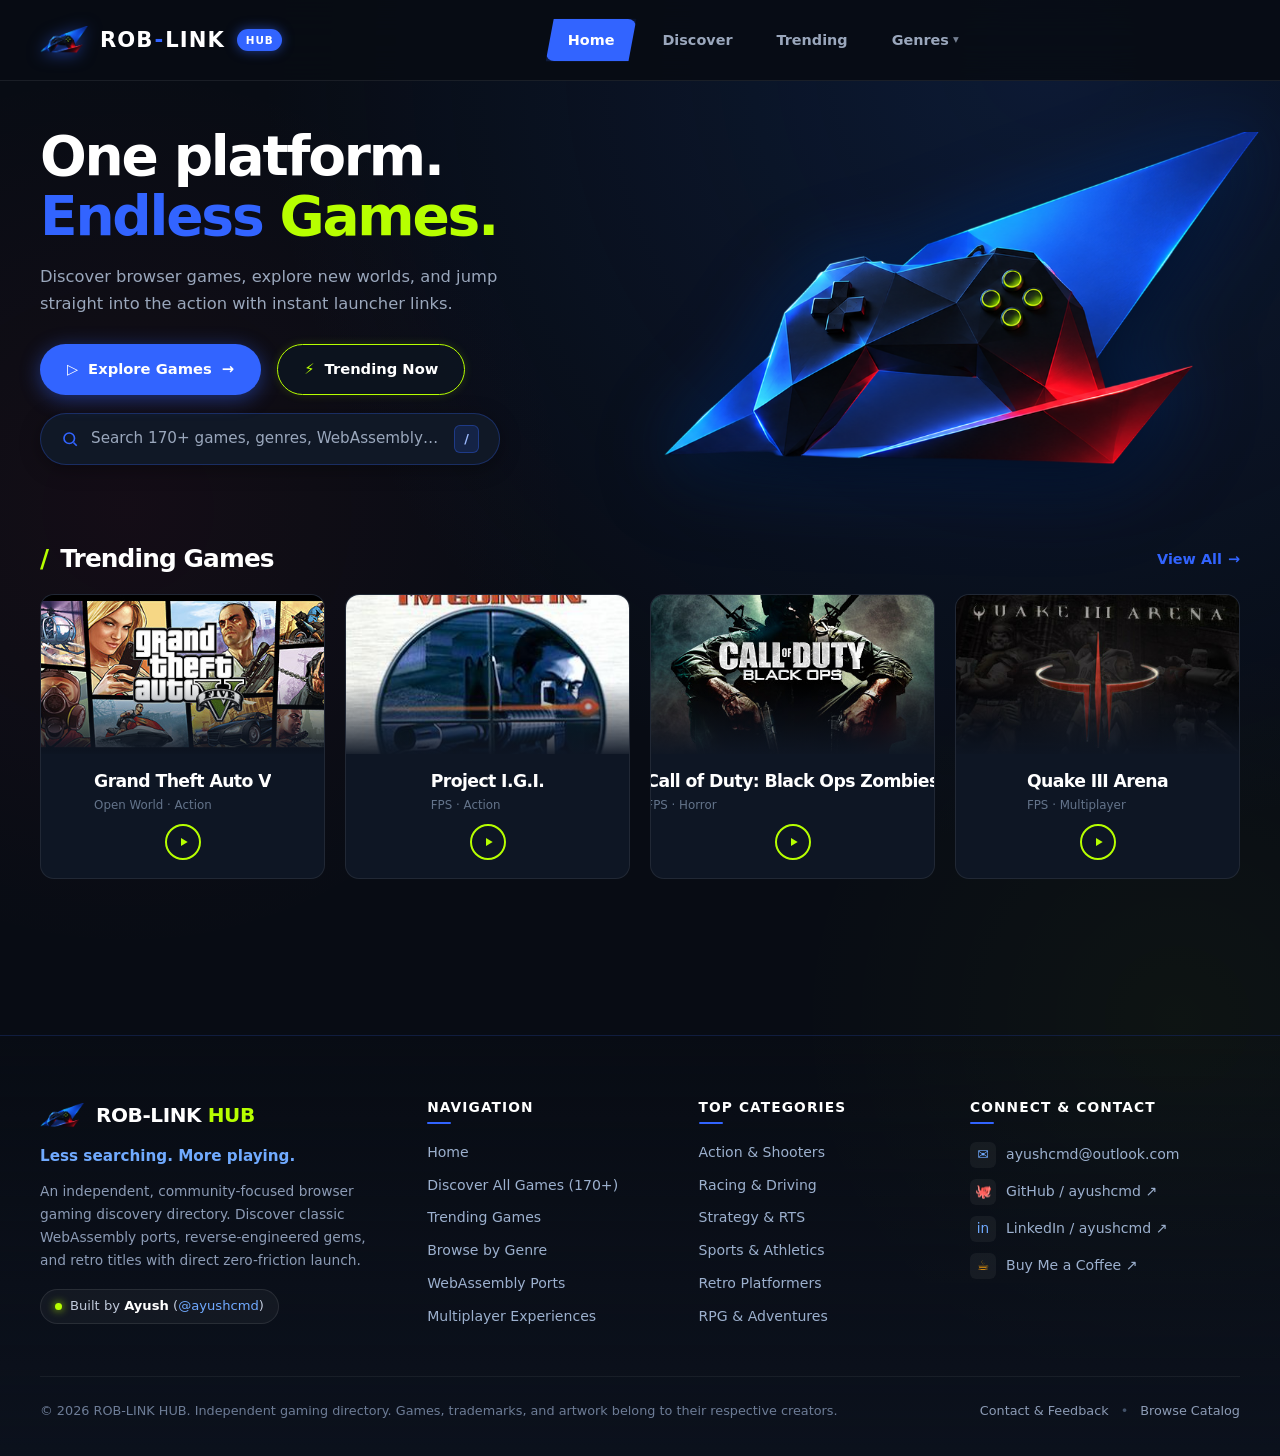
<file: index.html>
<!doctype html>
<html lang="en">
<head>
<meta charset="utf-8">
<meta name="viewport" content="width=device-width, initial-scale=1">
<meta name="theme-color" content="#080c14">
<meta name="description" content="Discover browser games, WebAssembly ports, and creative gaming projects with clear launch options.">
<title>ROB-LINK HUB · Games without friction</title>
<link rel="icon" type="image/png" sizes="32x32" href="assets/images/icons/favicon-32x32.png">
<link rel="icon" type="image/png" sizes="64x64" href="assets/images/icons/favicon.png">
<link rel="shortcut icon" href="favicon.ico">
<link rel="apple-touch-icon" href="assets/images/icons/apple-touch-icon.png">
<link rel="manifest" href="manifest.json">
<meta name="apple-mobile-web-app-capable" content="yes">
<meta name="apple-mobile-web-app-status-bar-style" content="black-translucent">
<meta name="apple-mobile-web-app-title" content="ROB-LINK">
<meta property="og:title" content="ROB-LINK HUB · Games without friction">
<meta property="og:description" content="Discover browser games, WebAssembly ports, and creative gaming projects with clear launch options.">
<meta property="og:image" content="assets/images/icons/og-image.png">
<meta property="og:type" content="website">
<meta name="twitter:card" content="summary_large_image">
<meta name="twitter:image" content="assets/images/icons/og-image.png">
<link rel="stylesheet" href="assets/css/style.css">
<script src="assets/js/games-data.js" defer></script>
<script src="assets/js/catalog.js" defer></script>
<script src="assets/js/app.js" defer></script>
</head>
<body>
<a class="skip-link" href="#main">Skip to content</a>
<header class="site-header">
  <div class="container header-inner">
    <a class="brand" href="#home" aria-label="ROB-LINK Home">
      <span class="brand-icon-wrap">
        <img src="assets/images/origami-controller.png" class="brand-logo-img" width="52" height="30" alt="">
      </span>
      <span class="brand-text">ROB<span class="brand-dash">-</span>LINK</span>
      <span class="brand-badge">HUB</span>
    </a>
    <nav id="navigation" aria-label="Main navigation">
      <a href="#home" id="nav-home">Home</a>
      <a href="#discover" id="nav-discover">Discover</a>
      <a href="#trending" id="nav-trending">Trending</a>
      <a href="#genres" id="nav-genres">Genres <span class="nav-chevron" aria-hidden="true">▾</span></a>
    </nav>
    <div class="header-actions">
      <button class="icon-button menu-toggle" id="menu-toggle" aria-label="Toggle navigation" aria-expanded="false" aria-controls="navigation">☰</button>
    </div>
  </div>
</header>

<main id="main" class="container" tabindex="-1"></main>
<noscript><p class="container notice">Enable JavaScript to browse the game catalog and launch games.</p></noscript>

<footer class="site-footer">
  <div class="container footer-grid">
    <div class="footer-col footer-col-brand">
      <div class="footer-brand-header">
        <img src="assets/images/origami-controller.png" class="footer-logo-img" width="44" height="26" alt="ROB-LINK Logo">
        <strong class="footer-brand-title">ROB-LINK <span class="lime">HUB</span></strong>
      </div>
      <p class="footer-tagline">Less searching. More playing.</p>
      <p class="footer-desc">An independent, community-focused browser gaming discovery directory. Discover classic WebAssembly ports, reverse-engineered gems, and retro titles with direct zero-friction launch.</p>
      <div class="footer-creator-pill">
        <span class="creator-dot" aria-hidden="true"></span>
        <span>Built by <strong>Ayush</strong> (<a href="https://github.com/ayushcmd" target="_blank" rel="noopener noreferrer">@ayushcmd</a>)</span>
      </div>
    </div>

    <div class="footer-col">
      <h3 class="footer-heading">Navigation</h3>
      <ul class="footer-links">
        <li><a href="#home">Home</a></li>
        <li><a href="#discover">Discover All Games (170+)</a></li>
        <li><a href="#trending">Trending Games</a></li>
        <li><a href="#genres">Browse by Genre</a></li>
        <li><a href="#discover?platform=WebAssembly">WebAssembly Ports</a></li>
        <li><a href="#discover?feature=Multiplayer">Multiplayer Experiences</a></li>
      </ul>
    </div>

    <div class="footer-col">
      <h3 class="footer-heading">Top Categories</h3>
      <ul class="footer-links">
        <li><a href="#discover?genre=Action">Action &amp; Shooters</a></li>
        <li><a href="#discover?genre=Racing">Racing &amp; Driving</a></li>
        <li><a href="#discover?genre=Strategy">Strategy &amp; RTS</a></li>
        <li><a href="#discover?genre=Sports">Sports &amp; Athletics</a></li>
        <li><a href="#discover?genre=Platformer">Retro Platformers</a></li>
        <li><a href="#discover?genre=RPG">RPG &amp; Adventures</a></li>
      </ul>
    </div>

    <div class="footer-col footer-col-contact">
      <h3 class="footer-heading">Connect &amp; Contact</h3>
      <ul class="footer-contact-list">
        <li>
          <span class="contact-icon blue" aria-hidden="true">✉</span>
          <a href="mailto:ayushcmd@outlook.com">ayushcmd@outlook.com</a>
        </li>
        <li>
          <span class="contact-icon" aria-hidden="true">🐙</span>
          <a href="https://github.com/ayushcmd" target="_blank" rel="noopener noreferrer">GitHub / ayushcmd ↗</a>
        </li>
        <li>
          <span class="contact-icon blue" aria-hidden="true">in</span>
          <a href="https://linkedin.com/in/ayushcmd" target="_blank" rel="noopener noreferrer">LinkedIn / ayushcmd ↗</a>
        </li>
        <li>
          <span class="contact-icon yellow" aria-hidden="true">☕</span>
          <a href="https://buymeacoffee.com/ayushcmd" target="_blank" rel="noopener noreferrer">Buy Me a Coffee ↗</a>
        </li>
      </ul>
    </div>
  </div>

  <div class="container footer-bottom-bar">
    <p class="footer-legal">© 2026 ROB-LINK HUB. Independent gaming directory. Games, trademarks, and artwork belong to their respective creators.</p>
    <div class="footer-bottom-links">
      <a href="mailto:ayushcmd@outlook.com?subject=ROB-LINK%20Inquiry">Contact &amp; Feedback</a>
      <span class="sep" aria-hidden="true">•</span>
      <a href="#discover">Browse Catalog</a>
    </div>
  </div>
</footer>

<dialog id="search-dialog" aria-labelledby="search-heading">
  <div class="dialog-heading">
    <h2 id="search-heading">Find your next game</h2>
    <button class="icon-button" id="search-close" aria-label="Close search">×</button>
  </div>
  <label for="global-search">Search titles, genres, platforms, and keywords</label>
  <div class="search-field">
    <input id="global-search" type="search" placeholder="Try Quake, racing, WebGL…" autocomplete="off">
    <button id="search-clear" class="text-button">Clear</button>
  </div>
  <p id="search-count" role="status"></p>
  <div id="search-results"></div>
</dialog>
</body>
</html>
</file>
<file: assets/css/style.css>
/* ROB-LINK V2: Design System — Cyber-Origamimorphism */
:root {
  color-scheme: dark;
  --bg-primary: #080C14;
  --bg-secondary: #0D1420;
  --surface: #111A29;
  --surface-card: #0E1624;
  --surface-raised: #152238;
  --surface-hover: #18263D;
  --border-subtle: rgba(255, 255, 255, 0.08);
  --border-strong: #23324A;
  --blue: #3264FF;
  --blue-light: #70AAFF;
  --blue-glow: rgba(50, 100, 255, 0.45);
  --lime: #B7FF00;
  --lime-glow: rgba(183, 255, 0, 0.4);
  --red: #EC2342;
  --red-glow: rgba(236, 35, 66, 0.35);
  --cyan: #00E5FF;
  --text-primary: #F7F9FC;
  --text-secondary: #9AA7BC;
  --text-muted: #64748B;
  --radius-sm: 8px;
  --radius-md: 14px;
  --radius-lg: 20px;
  --radius-pill: 9999px;
  font-family: Inter, system-ui, -apple-system, BlinkMacSystemFont, "Segoe UI", Roboto, sans-serif;
  color: var(--text-primary);
  background: var(--bg-primary);
  -webkit-font-smoothing: antialiased;
  text-rendering: optimizeLegibility;
}

*, *::before, *::after {
  box-sizing: border-box;
}

body {
  margin: 0;
  line-height: 1.55;
  background: 
    radial-gradient(circle at 82% 4%, rgba(20, 55, 120, 0.32), transparent 45%),
    radial-gradient(circle at 10% 35%, rgba(236, 35, 66, 0.05), transparent 30%),
    radial-gradient(circle at 92% 70%, rgba(183, 255, 0, 0.03), transparent 25%),
    var(--bg-primary);
  min-height: 100vh;
}

button, input, select {
  font: inherit;
}
button, a, input, select, summary {
  -webkit-tap-highlight-color: transparent;
}
button, a {
  touch-action: manipulation;
  cursor: pointer;
  color: inherit;
  text-decoration: none;
  transition: background 0.2s, border-color 0.2s, color 0.2s, transform 0.2s, box-shadow 0.2s;
}
img {
  max-width: 100%;
  display: block;
}
h1, h2, h3, h4, p {
  margin: 0;
}
h1, h2, h3 {
  line-height: 1.15;
  letter-spacing: -0.035em;
}

:focus-visible {
  outline: 2px solid var(--lime);
  outline-offset: 4px;
}

.sr-only {
  position: absolute;
  width: 1px;
  height: 1px;
  overflow: hidden;
  clip-path: inset(50%);
}

.skip-link {
  position: fixed;
  top: -80px;
  left: 16px;
  z-index: 100;
  padding: 12px 18px;
  background: var(--lime);
  color: #080C14;
  font-weight: 700;
  border-radius: var(--radius-sm);
}
.skip-link:focus {
  top: 14px;
}

.container {
  width: min(1380px, calc(100% - 80px));
  margin-inline: auto;
}

/* Color utilities */
.blue { color: var(--blue); }
.lime { color: var(--lime); }
.red { color: var(--red); }
.cyan { color: var(--cyan); }
.slash {
  color: var(--lime);
  font-weight: 900;
  margin-right: 4px;
}

/* Header & Navigation */
.site-header {
  position: sticky;
  top: 0;
  z-index: 50;
  background: rgba(8, 12, 20, 0.92);
  border-bottom: 1px solid rgba(255, 255, 255, 0.08);
  backdrop-filter: blur(20px);
  -webkit-backdrop-filter: blur(20px);
}
.header-inner {
  height: 80px;
  display: flex;
  align-items: center;
  justify-content: space-between;
  gap: 24px;
}
.brand {
  display: flex;
  align-items: center;
  gap: 12px;
  flex-shrink: 0;
}
.brand-icon-wrap {
  display: flex;
  align-items: center;
  justify-content: center;
}
.brand-logo-img {
  width: 48px;
  height: auto;
  object-fit: contain;
  filter: drop-shadow(0 2px 8px rgba(50, 100, 255, 0.5));
  transition: transform 0.2s ease;
}
.brand:hover .brand-logo-img {
  transform: scale(1.06);
}
.brand-text {
  font-size: 1.32rem;
  font-weight: 900;
  letter-spacing: 0.05em;
  color: #FFFFFF;
}
.brand-dash {
  color: var(--blue);
  margin: 0 1px;
}
.brand-badge {
  font-size: 0.65rem;
  font-weight: 850;
  letter-spacing: 0.08em;
  color: #FFFFFF;
  background: var(--blue);
  padding: 3px 9px;
  border-radius: var(--radius-pill);
  box-shadow: 0 0 12px rgba(50, 100, 255, 0.55);
}

nav {
  display: flex;
  align-items: center;
  gap: 8px;
}
nav a {
  font-size: 0.9rem;
  font-weight: 600;
  color: var(--text-secondary);
  padding: 10px 18px;
  border-radius: var(--radius-sm);
  display: inline-flex;
  align-items: center;
  gap: 4px;
}
nav a:hover {
  color: #FFFFFF;
  background: rgba(255, 255, 255, 0.05);
}
nav a[aria-current="page"] {
  background: var(--blue);
  color: #FFFFFF;
  font-weight: 750;
  padding: 10px 22px;
  clip-path: polygon(8px 0%, 100% 0%, calc(100% - 8px) 100%, 0% 100%);
  box-shadow: 0 4px 20px rgba(50, 100, 255, 0.5);
}
.nav-chevron {
  font-size: 0.72rem;
  opacity: 0.75;
}

.header-actions {
  display: flex;
  align-items: center;
  gap: 14px;
}
.search-trigger {
  background: rgba(17, 26, 41, 0.85);
  border: 1px solid var(--border-strong);
  border-radius: var(--radius-pill);
  height: 42px;
  padding: 0 16px;
  display: flex;
  align-items: center;
  gap: 10px;
  color: var(--text-secondary);
  font-size: 0.86rem;
  min-width: 220px;
}
.search-trigger:hover {
  border-color: var(--blue);
  background: var(--surface-raised);
  color: #FFFFFF;
}
.search-icon {
  display: flex;
  align-items: center;
  color: var(--text-secondary);
}
.search-trigger kbd {
  background: #1B293F;
  color: var(--text-secondary);
  border-radius: 4px;
  padding: 1px 7px;
  font-size: 0.75rem;
  font-family: inherit;
  margin-left: auto;
}

.user-avatar {
  width: 40px;
  height: 40px;
  border-radius: 50%;
  background: #152238;
  border: 1.5px solid var(--border-strong);
  display: grid;
  place-items: center;
  color: #8C9BB0;
  position: relative;
  cursor: pointer;
  transition: border-color 0.2s;
}
.user-avatar:hover {
  border-color: var(--blue);
  color: #FFFFFF;
}
.status-pip {
  position: absolute;
  bottom: 0;
  right: 0;
  width: 10px;
  height: 10px;
  border-radius: 50%;
  background: #22C55E;
  border: 2px solid #080C14;
  box-shadow: 0 0 6px #22C55E;
}

.icon-button {
  background: transparent;
  border: 1px solid var(--border-strong);
  border-radius: var(--radius-sm);
  min-width: 42px;
  min-height: 42px;
  display: grid;
  place-items: center;
  font-size: 20px;
  color: var(--text-secondary);
}
.icon-button:hover {
  background: var(--surface-raised);
  color: #FFFFFF;
  border-color: var(--blue-light);
}
.menu-toggle {
  display: none;
}

main {
  min-height: 70vh;
  padding-bottom: 64px;
}
main:focus {
  outline: none;
}

/* ========================================================
   HOME PAGE (Visual match to Image 1)
   ======================================================== */
.hero {
  display: grid;
  grid-template-columns: 1.05fr 0.95fr;
  align-items: center;
  min-height: 440px;
  padding: 34px 0 20px;
  gap: 20px;
  position: relative;
}
.hero-copy {
  z-index: 2;
}
.hero-badge {
  display: inline-flex;
  align-items: center;
  gap: 8px;
  background: rgba(236, 35, 66, 0.12);
  border: 1px solid rgba(236, 35, 66, 0.45);
  color: var(--red);
  font-size: 0.72rem;
  font-weight: 850;
  letter-spacing: 0.12em;
  padding: 6px 14px;
  border-radius: var(--radius-pill);
  margin-bottom: 18px;
}
.badge-icon {
  font-size: 0.9rem;
}
.hero h1 {
  font-size: clamp(2.7rem, 4.3vw, 4.2rem);
  font-weight: 850;
  line-height: 1.08;
  letter-spacing: -0.04em;
  color: #FFFFFF;
  margin-bottom: 18px;
}
.hero-desc {
  font-size: 1.02rem;
  line-height: 1.65;
  color: var(--text-secondary);
  max-width: 510px;
  margin-bottom: 26px;
}
.hero-actions {
  display: flex;
  align-items: center;
  flex-wrap: wrap;
  gap: 16px;
  margin-bottom: 18px;
}
.hero-search-wrap {
  width: 100%;
  max-width: 460px;
  margin-bottom: 24px;
}
.hero-search-bar {
  width: 100%;
  background: rgba(17, 26, 41, 0.9);
  border: 1px solid rgba(50, 100, 255, 0.28);
  border-radius: var(--radius-pill);
  height: 52px;
  padding: 0 20px;
  display: flex;
  align-items: center;
  gap: 12px;
  color: var(--text-secondary);
  font-size: 0.95rem;
  cursor: pointer;
  box-shadow: 0 4px 20px rgba(0, 0, 0, 0.35);
  transition: all 0.25s cubic-bezier(0.16, 1, 0.3, 1);
  text-align: left;
}
.hero-search-bar:hover {
  border-color: var(--blue);
  background: rgba(22, 34, 56, 0.95);
  color: #FFFFFF;
  box-shadow: 0 0 24px rgba(50, 100, 255, 0.35);
  transform: translateY(-2px);
}
.hero-search-bar .search-icon {
  color: var(--blue);
  display: flex;
  align-items: center;
  flex-shrink: 0;
}
.hero-search-bar .search-label {
  flex: 1;
  text-align: left;
  white-space: nowrap;
  overflow: hidden;
  text-overflow: ellipsis;
  color: var(--text-secondary);
}
.hero-search-bar:hover .search-label {
  color: #FFFFFF;
}
.hero-search-bar kbd {
  background: rgba(50, 100, 255, 0.15);
  border: 1px solid rgba(50, 100, 255, 0.35);
  color: #9cbaff;
  border-radius: 6px;
  padding: 3px 9px;
  font-size: 0.8rem;
  font-family: inherit;
  font-weight: 700;
  flex-shrink: 0;
}
.button {
  display: inline-flex;
  align-items: center;
  justify-content: center;
  gap: 10px;
  padding: 13px 26px;
  min-height: 48px;
  border-radius: var(--radius-pill);
  font-size: 0.92rem;
  font-weight: 750;
  border: 1px solid transparent;
  transition: all 0.2s ease;
}
.button.primary {
  background: var(--blue);
  color: #FFFFFF;
  box-shadow: 0 4px 20px rgba(50, 100, 255, 0.45);
}
.button.primary:hover {
  background: #2554E8;
  color: #FFFFFF;
  transform: translateY(-2px);
  box-shadow: 0 6px 26px rgba(50, 100, 255, 0.65);
}
.button.secondary {
  background: rgba(13, 20, 32, 0.9);
  color: #FFFFFF;
  border: 1.5px solid var(--border-strong);
}
.button.secondary:hover {
  border-color: var(--blue-light);
  background: var(--surface-raised);
}
.trending-btn {
  border-color: var(--lime) !important;
  box-shadow: 0 0 10px rgba(183, 255, 0, 0.15);
}
.trending-btn:hover {
  background: rgba(183, 255, 0, 0.12) !important;
  box-shadow: 0 0 20px rgba(183, 255, 0, 0.35) !important;
  transform: translateY(-2px);
}
.btn-play-icon {
  font-size: 0.9rem;
}

.hero-stats {
  display: flex;
  align-items: center;
  gap: 18px;
  color: var(--text-secondary);
  font-size: 0.82rem;
}
.stat-item {
  display: flex;
  align-items: center;
  gap: 8px;
}
.stat-item strong {
  color: #FFFFFF;
  font-weight: 750;
}
.stat-divider {
  width: 1px;
  height: 16px;
  background: rgba(255, 255, 255, 0.15);
}

.hero-art-container {
  display: flex;
  justify-content: center;
  align-items: center;
  position: relative;
}
.hero-art {
  width: 108%;
  max-width: 620px;
  height: auto;
  object-fit: contain;
  filter: drop-shadow(0 15px 35px rgba(0, 0, 0, 0.7)) drop-shadow(0 0 30px rgba(0, 100, 255, 0.3));
  transition: transform 0.3s ease;
}
.hero-art:hover {
  transform: scale(1.02);
}

.home-trending-section {
  padding: 24px 0 32px;
}
.section-heading {
  display: flex;
  justify-content: space-between;
  align-items: center;
  gap: 20px;
  margin-bottom: 20px;
}
.section-heading h2 {
  font-size: 1.55rem;
  font-weight: 850;
  color: #FFFFFF;
  display: flex;
  align-items: center;
  gap: 8px;
}
.section-sub {
  font-size: 0.86rem;
  color: var(--text-secondary);
  margin-top: 4px;
}
.text-link {
  color: var(--blue);
  font-size: 0.9rem;
  font-weight: 700;
  display: inline-flex;
  align-items: center;
  gap: 6px;
}
.text-link:hover {
  color: var(--blue-light);
  transform: translateX(2px);
}

/* ========================================================
   CARDS & GRIDS (Compact & Standard)
   ======================================================== */
.games-grid {
  display: grid;
  grid-template-columns: repeat(3, minmax(0, 1fr));
  gap: 24px;
}
.games-grid.four {
  grid-template-columns: repeat(4, minmax(0, 1fr));
  gap: 20px;
}

.game-card {
  background: var(--surface-card);
  border: 1px solid var(--border-subtle);
  border-radius: var(--radius-md);
  overflow: hidden;
  display: flex;
  flex-direction: column;
  transition: transform 0.22s ease, border-color 0.22s ease, box-shadow 0.22s ease;
}
.game-card:hover {
  transform: translateY(-4px);
  border-color: rgba(50, 100, 255, 0.4);
  box-shadow: 0 10px 30px rgba(0, 0, 0, 0.45);
}

.card-art-wrap {
  position: relative;
  aspect-ratio: 16 / 9;
  overflow: hidden;
  background: #06090F;
}
.card-art {
  display: block;
  width: 100%;
  height: 100%;
}
.card-art img {
  width: 100%;
  height: 100%;
  object-fit: cover;
  transition: transform 0.3s ease;
}
.game-card:hover .card-art img {
  transform: scale(1.04);
}
.card-art-gradient {
  position: absolute;
  inset: 0;
  background: linear-gradient(180deg, transparent 55%, rgba(14, 22, 36, 0.95) 100%);
  pointer-events: none;
}

/* Compact Card (Home, Rising Fast, Genres) */
.compact .card-body {
  padding: 14px 16px;
  display: flex;
  align-items: center;
  justify-content: space-between;
  gap: 12px;
}
.card-meta {
  min-width: 0;
  flex: 1;
}
.card-meta h3 {
  font-size: 0.98rem;
  font-weight: 750;
  color: #FFFFFF;
  margin-bottom: 4px;
  white-space: nowrap;
  overflow: hidden;
  text-overflow: ellipsis;
}
.card-genre {
  font-size: 0.74rem;
  color: var(--text-muted);
}
.round-lime-play {
  width: 36px;
  height: 36px;
  min-width: 36px;
  border-radius: 50%;
  background: var(--surface-card);
  border: 2px solid var(--lime);
  color: var(--lime);
  display: grid;
  place-items: center;
  transition: all 0.2s ease;
  flex-shrink: 0;
}
.round-lime-play:hover {
  background: var(--lime);
  color: #080C14;
  box-shadow: 0 0 16px rgba(183, 255, 0, 0.6);
  transform: scale(1.08);
}

/* Full Discover Card */
.badge-browser {
  position: absolute;
  top: 12px;
  right: 12px;
  background: rgba(14, 22, 36, 0.9);
  backdrop-filter: blur(8px);
  border: 1px solid rgba(183, 255, 0, 0.35);
  color: var(--lime);
  font-size: 0.62rem;
  font-weight: 850;
  letter-spacing: 0.08em;
  padding: 4px 10px;
  border-radius: var(--radius-pill);
  display: flex;
  align-items: center;
  gap: 5px;
}
.dot-lime {
  color: var(--lime);
  font-size: 0.6rem;
}
.game-card .card-body {
  padding: 18px;
  display: flex;
  flex-direction: column;
  flex: 1;
  gap: 10px;
}
.tags {
  display: flex;
  flex-wrap: wrap;
  gap: 6px;
}
.tag-pill {
  background: #14233C;
  color: var(--blue-light);
  border: 1px solid rgba(50, 100, 255, 0.3);
  font-size: 0.64rem;
  font-weight: 800;
  letter-spacing: 0.06em;
  padding: 3px 8px;
  border-radius: 4px;
}
.game-card h3 {
  font-size: 1.08rem;
  font-weight: 750;
  color: #FFFFFF;
}
.description {
  font-size: 0.84rem;
  line-height: 1.55;
  color: var(--text-secondary);
  display: -webkit-box;
  -webkit-line-clamp: 2;
  -webkit-box-orient: vertical;
  overflow: hidden;
}
.card-bottom {
  margin-top: auto;
  display: flex;
  flex-direction: column;
  gap: 12px;
}
.platform {
  font-size: 0.72rem;
  color: var(--text-muted);
}
.play-link {
  display: flex;
  align-items: center;
  justify-content: center;
  gap: 8px;
  width: 100%;
  height: 42px;
  background: var(--blue);
  color: #FFFFFF;
  font-size: 0.86rem;
  font-weight: 750;
  border-radius: var(--radius-sm);
  transition: all 0.2s ease;
  box-shadow: 0 4px 14px rgba(50, 100, 255, 0.35);
}
.play-link:hover {
  background: #2554E8;
  color: #FFFFFF;
  box-shadow: 0 6px 20px rgba(50, 100, 255, 0.55);
}

.bottom-note {
  display: flex;
  align-items: center;
  justify-content: space-between;
  gap: 20px;
  margin-top: 36px;
  padding-top: 24px;
  border-top: 1px solid var(--border-subtle);
  font-size: 0.78rem;
}
.bottom-note > span {
  font-size: 0.65rem;
  letter-spacing: 0.15em;
  color: var(--text-muted);
}
.bottom-note > a {
  color: var(--blue-light);
  font-weight: 600;
}

/* ========================================================
   PAGE HEADINGS & ORIGAMI RIBBON (Discover, Trending, Genres, About)
   ======================================================== */
.page-heading {
  position: relative;
  min-height: 200px;
  padding: 40px 0 32px;
  display: flex;
  align-items: center;
  justify-content: space-between;
  overflow: hidden;
  border-bottom: 1px solid rgba(255, 255, 255, 0.06);
  margin-bottom: 32px;
}
.page-heading-content {
  z-index: 2;
  max-width: 720px;
}
.eyebrow {
  font-size: 0.74rem;
  font-weight: 850;
  letter-spacing: 0.14em;
  color: var(--lime);
  display: flex;
  align-items: center;
  gap: 8px;
  margin-bottom: 12px;
}
.eyebrow-dash {
  color: var(--lime);
  font-weight: 900;
}
.eyebrow-red {
  color: var(--red);
}
.eyebrow-green {
  color: var(--lime);
}
.page-heading h1 {
  font-size: clamp(2.4rem, 4vw, 3.5rem);
  font-weight: 850;
  letter-spacing: -0.04em;
  color: #FFFFFF;
  line-height: 1.1;
  margin-bottom: 12px;
}
.banner-sub {
  font-size: 0.98rem;
  line-height: 1.6;
  color: var(--text-secondary);
  max-width: 640px;
}

.fold-ribbon {
  position: absolute;
  right: -20px;
  top: 15px;
  width: 440px;
  height: 170px;
  pointer-events: none;
  opacity: 0.85;
}
.fold-ribbon i {
  position: absolute;
  inset: 0;
  background: linear-gradient(135deg, #0055FF, #00A6FF 60%, #102450);
  clip-path: polygon(0% 90%, 38% 15%, 48% 100%);
}
.fold-ribbon i:nth-child(2) {
  clip-path: polygon(38% 15%, 48% 100%, 75% 70%);
  background: linear-gradient(140deg, #0033CC, #0077FF 65%, #0A1430);
}
.fold-ribbon i:nth-child(3) {
  clip-path: polygon(38% 15%, 75% 70%, 100% 0%);
  background: linear-gradient(135deg, #182B55, #9E1026 65%, #EC2342);
}
.fold-ribbon i:nth-child(4) {
  clip-path: polygon(75% 70%, 100% 0%, 92% 100%);
  background: linear-gradient(145deg, #EC2342, #750516);
}

/* ========================================================
   DISCOVER PAGE (Visual match to Image 2)
   ======================================================== */
.discover-layout {
  display: grid;
  grid-template-columns: minmax(0, 1fr) 260px;
  gap: 32px;
  align-items: start;
}
.catalog-toolbar {
  display: flex;
  align-items: center;
  justify-content: space-between;
  gap: 16px;
  margin-bottom: 20px;
  flex-wrap: wrap;
}
.toolbar-left {
  display: flex;
  align-items: center;
  gap: 10px;
}
.grid-sq-icon {
  color: var(--lime);
  font-size: 1.15rem;
}
.catalog-toolbar h2 {
  font-size: 1.25rem;
  font-weight: 800;
  color: #FFFFFF;
  display: flex;
  align-items: center;
  gap: 8px;
}
.badge-count {
  font-size: 0.72rem;
  font-weight: 750;
  background: var(--surface-raised);
  color: var(--blue-light);
  padding: 4px 10px;
  border-radius: var(--radius-pill);
  border: 1px solid rgba(50, 100, 255, 0.25);
}

.toolbar-controls {
  display: flex;
  align-items: center;
  gap: 14px;
}
.toolbar-controls label {
  font-size: 0.8rem;
  color: var(--text-secondary);
  display: flex;
  align-items: center;
  gap: 8px;
}
select {
  background: var(--surface-card);
  color: var(--text-primary);
  border: 1px solid var(--border-strong);
  border-radius: var(--radius-sm);
  padding: 8px 12px;
  font-size: 0.82rem;
  min-height: 40px;
  outline: none;
}
.view-controls {
  display: flex;
  gap: 4px;
}
.view-btn {
  font-size: 18px;
  min-width: 40px;
  min-height: 40px;
}
.view-controls [aria-pressed="true"] {
  color: var(--lime);
  border-color: var(--lime);
  background: rgba(183, 255, 0, 0.08);
}

.search-field {
  display: flex;
  align-items: center;
  background: var(--surface-card);
  border: 1px solid var(--border-strong);
  border-radius: var(--radius-sm);
  padding-right: 10px;
  margin-bottom: 20px;
}
.search-field input {
  width: 100%;
  background: transparent;
  border: none;
  padding: 12px 16px;
  color: #FFFFFF;
  font-size: 0.88rem;
  outline: none;
}
.text-button {
  background: transparent;
  border: none;
  color: var(--blue-light);
  font-size: 0.82rem;
  font-weight: 650;
  cursor: pointer;
  padding: 6px 10px;
}
.text-button:hover {
  color: #FFFFFF;
}

.filter-chips {
  display: flex;
  flex-wrap: wrap;
  gap: 8px;
  min-height: 10px;
  margin-bottom: 18px;
}
.chip {
  background: var(--surface-raised);
  border: 1px solid rgba(50, 100, 255, 0.4);
  color: #FFFFFF;
  font-size: 0.72rem;
  padding: 5px 12px;
  border-radius: var(--radius-pill);
  display: inline-flex;
  align-items: center;
  gap: 8px;
}
.chip:hover {
  background: #1C2D4A;
}

/* Filters Sidebar */
.filters {
  background: var(--surface-card);
  border: 1px solid var(--border-strong);
  border-radius: var(--radius-md);
  position: sticky;
  top: 100px;
  max-height: calc(100vh - 120px);
  overflow-y: auto;
  scrollbar-width: thin;
  scrollbar-color: #23324A transparent;
}
.filter-heading {
  padding: 18px 20px;
  font-size: 1.05rem;
  font-weight: 800;
  display: flex;
  align-items: center;
  justify-content: space-between;
  border-bottom: 1px solid var(--border-subtle);
  cursor: pointer;
}
.filter-title {
  display: flex;
  align-items: center;
  gap: 8px;
  color: #FFFFFF;
}
.clear-btn {
  color: var(--blue-light);
  font-size: 0.78rem;
  font-weight: 700;
}
.filter-content {
  padding: 16px 20px 20px;
}
.filter-help {
  font-size: 0.68rem;
  color: var(--text-muted);
  margin-bottom: 14px;
}
.filter-group {
  border-top: 1px solid var(--border-subtle);
  padding: 14px 0;
}
.filter-group:first-of-type {
  border-top: none;
  padding-top: 4px;
}
.filter-group summary {
  font-size: 0.86rem;
  font-weight: 750;
  color: #FFFFFF;
  display: flex;
  justify-content: space-between;
  align-items: center;
  cursor: pointer;
  list-style: none;
}
.filter-group summary::-webkit-details-marker {
  display: none;
}
.chevron {
  font-size: 0.75rem;
  color: var(--text-muted);
}
.filter-options {
  display: grid;
  gap: 6px;
  margin-top: 12px;
}
.two-cols .filter-options {
  grid-template-columns: 1fr 1fr;
  gap: 6px 12px;
}
.filter-options label {
  display: flex;
  align-items: center;
  gap: 8px;
  font-size: 0.78rem;
  color: var(--text-secondary);
  cursor: pointer;
}
.filter-options label:hover {
  color: #FFFFFF;
}
.filter-options input {
  accent-color: var(--blue);
  width: 16px;
  height: 16px;
  cursor: pointer;
}

/* List view */
.list-view {
  grid-template-columns: 1fr;
}
.list-view .game-card {
  flex-direction: row;
}
.list-view .card-art-wrap {
  width: 30%;
  aspect-ratio: auto;
}
.list-view .card-bottom {
  flex-direction: row;
  align-items: center;
  justify-content: space-between;
}
.list-view .play-link {
  width: auto;
  padding: 0 24px;
}

.empty-state {
  grid-column: 1 / -1;
  text-align: center;
  padding: 60px 20px;
  background: var(--surface-card);
  border: 1px dashed var(--border-strong);
  border-radius: var(--radius-md);
}
.empty-state h2 {
  font-size: 1.4rem;
  margin-bottom: 10px;
}
.empty-state p {
  color: var(--text-secondary);
  margin-bottom: 20px;
}

/* ========================================================
   TRENDING PAGE (Visual match to Image 3)
   ======================================================== */
.editorial-note {
  font-size: 0.76rem;
  color: var(--text-secondary);
  margin: -16px 0 26px;
}
.trending-layout {
  display: grid;
  grid-template-columns: 1.12fr 0.88fr;
  gap: 28px;
  margin-bottom: 40px;
}
.spotlight {
  border: 1.5px solid var(--red);
  box-shadow: 0 0 35px rgba(236, 35, 66, 0.32);
  border-radius: var(--radius-lg);
  overflow: hidden;
  background: var(--surface-card);
  position: relative;
  display: flex;
  flex-direction: column;
}
.spotlight-badge {
  position: absolute;
  top: 18px;
  left: 18px;
  z-index: 3;
  background: var(--red);
  color: #FFFFFF;
  font-size: 0.72rem;
  font-weight: 850;
  letter-spacing: 0.08em;
  padding: 6px 14px;
  border-radius: var(--radius-pill);
  box-shadow: 0 0 16px rgba(236, 35, 66, 0.6);
}
.spotlight-image-wrap {
  position: relative;
  aspect-ratio: 16 / 10;
  overflow: hidden;
}
.spotlight-image-wrap img {
  width: 100%;
  height: 100%;
  object-fit: cover;
}
.spotlight-gradient {
  position: absolute;
  inset: 0;
  background: linear-gradient(180deg, transparent 35%, rgba(14, 22, 36, 0.95) 100%);
}
.spotlight-content {
  padding: 24px;
  display: flex;
  flex-direction: column;
  gap: 12px;
  margin-top: auto;
}
.spotlight-content h2 {
  font-size: 1.65rem;
  font-weight: 850;
  color: #FFFFFF;
}
.spotlight-content p {
  font-size: 0.88rem;
  line-height: 1.6;
  color: var(--text-secondary);
}
.spotlight-actions {
  display: flex;
  align-items: center;
  gap: 12px;
  margin-top: 8px;
}
.spotlight-play {
  flex: 1;
  height: 46px;
  background: var(--blue);
  color: #FFFFFF;
  font-size: 0.94rem;
  font-weight: 750;
  border-radius: var(--radius-sm);
  box-shadow: 0 4px 18px rgba(50, 100, 255, 0.4);
}
.bookmark-btn {
  width: 46px;
  height: 46px;
  border-radius: var(--radius-sm);
  background: var(--surface-raised);
  border: 1px solid var(--border-strong);
  color: var(--text-secondary);
}
.bookmark-btn:hover {
  border-color: var(--blue-light);
  color: #FFFFFF;
}

.rank-list {
  display: flex;
  flex-direction: column;
  gap: 14px;
}
.rank-row {
  background: var(--surface-card);
  border: 1px solid var(--border-strong);
  border-radius: var(--radius-md);
  padding: 14px 18px;
  display: grid;
  grid-template-columns: 36px 110px minmax(0, 1fr) 40px;
  align-items: center;
  gap: 16px;
  transition: all 0.2s ease;
}
.rank-row:hover {
  border-color: rgba(50, 100, 255, 0.4);
  transform: translateX(3px);
}
.rank {
  font-size: 1.3rem;
  font-weight: 900;
  color: var(--blue);
  text-shadow: 0 0 14px rgba(50, 100, 255, 0.4);
}
.rank-thumb {
  aspect-ratio: 16 / 9;
  border-radius: var(--radius-sm);
  overflow: hidden;
  width: 110px;
}
.rank-thumb img {
  width: 100%;
  height: 100%;
  object-fit: cover;
}
.rank-body h3 {
  font-size: 0.96rem;
  font-weight: 750;
  color: #FFFFFF;
  margin-bottom: 6px;
  white-space: nowrap;
  overflow: hidden;
  text-overflow: ellipsis;
}

.carousel-nav {
  display: flex;
  align-items: center;
  gap: 16px;
}
.arrow-buttons {
  display: flex;
  gap: 6px;
}
.arrow-btn {
  width: 34px;
  height: 34px;
  min-width: 34px;
  min-height: 34px;
  border-radius: 50%;
  font-size: 18px;
}
.badge-rising {
  position: absolute;
  top: 10px;
  right: 10px;
  background: rgba(14, 22, 36, 0.88);
  border: 1px solid rgba(183, 255, 0, 0.4);
  color: var(--lime);
  width: 28px;
  height: 28px;
  border-radius: var(--radius-sm);
  display: grid;
  place-items: center;
}

/* ========================================================
   GENRES PAGE (Visual match to Image 5)
   ======================================================== */
.primary-genre-grid {
  display: grid;
  grid-template-columns: repeat(4, minmax(0, 1fr));
  gap: 20px;
  margin-bottom: 24px;
}
.genre-card {
  position: relative;
  overflow: hidden;
  display: flex;
  align-items: center;
  gap: 16px;
  border: 1px solid var(--border-strong);
  border-radius: var(--radius-md);
  padding: 22px 20px;
  background: var(--surface-card);
  min-height: 112px;
  transition: all 0.22s ease;
}
.genre-card:hover {
  transform: translateY(-3px);
  border-color: rgba(255, 255, 255, 0.3);
}
.genre-icon {
  display: flex;
  align-items: center;
  justify-content: center;
  flex-shrink: 0;
}
.genre-info h2 {
  font-size: 1.18rem;
  font-weight: 800;
  color: #FFFFFF;
}
.genre-info p {
  font-size: 0.78rem;
  color: var(--text-muted);
  margin-top: 4px;
}
.genre-arrow {
  margin-left: auto;
  font-size: 1.1rem;
  color: var(--text-secondary);
  transition: transform 0.2s ease;
}
.genre-card:hover .genre-arrow {
  transform: translateX(4px);
  color: #FFFFFF;
}
.genre-corner {
  position: absolute;
  bottom: 0;
  right: 0;
  width: 38px;
  height: 28px;
  clip-path: polygon(100% 0, 100% 100%, 0 100%);
  opacity: 0.7;
}

/* 8 Distinct Visual Themes for Genres */
.genre-action {
  background: linear-gradient(135deg, rgba(236, 35, 66, 0.16), var(--surface-card) 70%);
  border-color: rgba(236, 35, 66, 0.35);
}
.genre-action .genre-icon { color: var(--red); }
.genre-action .genre-corner { background: var(--red); }

.genre-adventure {
  background: linear-gradient(135deg, rgba(0, 194, 255, 0.16), var(--surface-card) 70%);
  border-color: rgba(0, 194, 255, 0.35);
}
.genre-adventure .genre-icon { color: var(--cyan); }
.genre-adventure .genre-corner { background: var(--cyan); }

.genre-racing {
  background: linear-gradient(135deg, rgba(224, 49, 75, 0.16), var(--surface-card) 70%);
  border-color: rgba(224, 49, 75, 0.35);
}
.genre-racing .genre-icon { color: #E0314B; }
.genre-racing .genre-corner { background: #E0314B; }

.genre-puzzle {
  background: linear-gradient(135deg, rgba(183, 255, 0, 0.16), var(--surface-card) 70%);
  border-color: rgba(183, 255, 0, 0.35);
}
.genre-puzzle .genre-icon { color: var(--lime); }
.genre-puzzle .genre-corner { background: var(--lime); }

.genre-strategy {
  background: linear-gradient(135deg, rgba(157, 78, 221, 0.16), var(--surface-card) 70%);
  border-color: rgba(157, 78, 221, 0.35);
}
.genre-strategy .genre-icon { color: #9D4EDD; }
.genre-strategy .genre-corner { background: #9D4EDD; }

.genre-simulation {
  background: linear-gradient(135deg, rgba(0, 180, 216, 0.16), var(--surface-card) 70%);
  border-color: rgba(0, 180, 216, 0.35);
}
.genre-simulation .genre-icon { color: #00B4D8; }
.genre-simulation .genre-corner { background: #00B4D8; }

.genre-sports {
  background: linear-gradient(135deg, rgba(16, 185, 129, 0.16), var(--surface-card) 70%);
  border-color: rgba(16, 185, 129, 0.35);
}
.genre-sports .genre-icon { color: #10B981; }
.genre-sports .genre-corner { background: #10B981; }

.genre-rpg {
  background: linear-gradient(135deg, rgba(181, 23, 158, 0.16), var(--surface-card) 70%);
  border-color: rgba(181, 23, 158, 0.35);
}
.genre-rpg .genre-icon { color: #B5179E; }
.genre-rpg .genre-corner { background: #B5179E; }

.genre-card.selected {
  border-color: var(--lime);
  box-shadow: 0 0 20px rgba(183, 255, 0, 0.25);
}

.more-genres {
  margin: 16px 0 24px;
}
.more-genres summary {
  cursor: pointer;
  padding: 10px 0;
  color: var(--text-secondary);
  font-size: 0.86rem;
}
.more-subs {
  color: var(--text-muted);
  font-size: 0.76rem;
  margin-left: 12px;
}
.secondary-genre-grid {
  margin-top: 14px;
  grid-template-columns: repeat(4, minmax(0, 1fr));
}
.genre-generic {
  min-height: 80px;
  padding: 16px 20px;
}

/* ========================================================
   ABOUT PAGE (Visual match to Image 4)
   ======================================================== */
.about-hero-actions {
  display: flex;
  align-items: center;
  gap: 16px;
  margin-top: 22px;
}
.offer-grid {
  display: grid;
  grid-template-columns: repeat(3, minmax(0, 1fr));
  gap: 22px;
  margin-bottom: 32px;
}
.fold-card {
  background: var(--surface-card);
  border: 1px solid var(--border-strong);
  border-radius: var(--radius-md);
  padding: 24px;
  display: flex;
  align-items: center;
  gap: 20px;
  position: relative;
  overflow: hidden;
}
.fold-card h2 {
  font-size: 1.2rem;
  font-weight: 800;
  color: #FFFFFF;
}
.fold-card p {
  font-size: 0.84rem;
  color: var(--text-secondary);
  margin-top: 6px;
}
.fold-icon {
  width: 52px;
  height: 52px;
  min-width: 52px;
  border-radius: var(--radius-sm);
  display: grid;
  place-items: center;
  background: var(--surface-raised);
}
.fold-icon.blue { color: var(--blue-light); border: 1px solid rgba(50, 100, 255, 0.4); }
.fold-icon.red { color: var(--red); border: 1px solid rgba(236, 35, 66, 0.4); }
.fold-icon.lime { color: var(--lime); border: 1px solid rgba(183, 255, 0, 0.4); }

.fold-corner {
  position: absolute;
  bottom: 0;
  right: 0;
  width: 48px;
  height: 36px;
  clip-path: polygon(100% 0, 100% 100%, 0 100%);
  opacity: 0.75;
}
.fold-corner.blue { background: var(--blue); }
.fold-corner.red { background: var(--red); }
.fold-corner.lime { background: var(--lime); }

.about-grid {
  display: grid;
  grid-template-columns: 1fr 1.05fr 1fr;
  gap: 24px;
  align-items: start;
}
.panel {
  background: var(--surface-card);
  border: 1px solid var(--border-strong);
  border-radius: var(--radius-md);
  padding: 26px;
}
.philosophy h2 {
  font-size: 1.85rem;
  font-weight: 850;
  color: #FFFFFF;
  margin-top: 10px;
}
.sub-motto {
  font-size: 0.88rem;
  color: var(--text-secondary);
  margin-top: 6px;
  margin-bottom: 22px;
}
.philosophy-list {
  list-style: none;
  padding: 0;
  margin: 0;
}
.philosophy-list li {
  display: flex;
  gap: 16px;
  padding: 16px 0;
  border-top: 1px solid var(--border-subtle);
}
.phil-icon {
  font-size: 1.5rem;
  line-height: 1;
}
.philosophy-list h3 {
  font-size: 0.98rem;
  font-weight: 750;
  color: #FFFFFF;
}
.philosophy-list p {
  font-size: 0.82rem;
  color: var(--text-secondary);
  margin-top: 4px;
}

.creator {
  border-color: rgba(50, 100, 255, 0.4);
}
.creator-heading {
  display: flex;
  align-items: center;
  gap: 18px;
  margin-bottom: 18px;
}
.creator-avatar {
  width: 64px;
  height: 64px;
  border-radius: var(--radius-sm);
  background: linear-gradient(135deg, #1A3660, #101E35);
  border: 1.5px solid var(--blue);
  color: var(--cyan);
  font-family: monospace;
  font-size: 1.3rem;
  font-weight: 700;
  display: grid;
  place-items: center;
  flex-shrink: 0;
}
.creator-heading h2 {
  font-size: 1.55rem;
  font-weight: 850;
  color: #FFFFFF;
}
.creator-role {
  font-size: 0.82rem;
  color: var(--text-secondary);
  margin: 3px 0 6px;
}
.badge-creator {
  font-size: 0.62rem;
  font-weight: 850;
  letter-spacing: 0.08em;
  color: var(--lime);
  border: 1px solid var(--lime);
  padding: 2px 8px;
  border-radius: var(--radius-pill);
  display: inline-block;
}
.creator-bio {
  font-size: 0.86rem;
  line-height: 1.6;
  color: var(--text-secondary);
  margin-bottom: 20px;
}
.social-list {
  display: flex;
  flex-direction: column;
  gap: 8px;
}
.social-row {
  display: flex;
  align-items: center;
  justify-content: space-between;
  padding: 10px 14px;
  background: var(--surface-raised);
  border: 1px solid var(--border-subtle);
  border-radius: var(--radius-sm);
  font-size: 0.76rem;
}
.social-label-wrap {
  display: flex;
  align-items: center;
  gap: 8px;
}
.social-val {
  color: var(--text-secondary);
  margin-left: auto;
  margin-right: 10px;
}
.social-link {
  color: var(--blue-light);
  font-weight: 700;
}
.copy-btn {
  min-width: 28px;
  min-height: 28px;
  font-size: 14px;
}
.contact-note {
  font-size: 0.68rem;
  color: var(--text-muted);
  margin-top: 14px;
  line-height: 1.5;
}

.about-stack {
  display: flex;
  flex-direction: column;
  gap: 22px;
}
.credits-panel {
  border-top: 3px solid var(--red);
}
.awesome-panel {
  border-top: 3px solid var(--lime);
}
.panel-header-icon {
  margin-bottom: 12px;
}
.panel-header-icon.red { color: var(--red); }
.panel-header-icon.lime { color: var(--lime); }
.about-stack h2 {
  font-size: 1.25rem;
  font-weight: 800;
  color: #FFFFFF;
  margin-bottom: 12px;
}
.about-stack p {
  font-size: 0.84rem;
  line-height: 1.6;
  color: var(--text-secondary);
  margin-bottom: 10px;
}
.inline-link {
  color: var(--blue-light);
  text-decoration: underline;
}
.touch-btn {
  width: 100%;
  margin-top: 10px;
  border-radius: var(--radius-sm);
}

/* ========================================================
   LINK PENDING & STATUS BADGES
   ======================================================== */
.play-link.pending, .button.pending {
  background: rgba(17, 26, 41, 0.7);
  color: var(--text-muted);
  border: 1px dashed var(--border-strong);
  box-shadow: none;
  cursor: not-allowed;
  opacity: 0.75;
}
.play-link.pending:hover, .button.pending:hover {
  transform: none;
  background: rgba(17, 26, 41, 0.7);
  color: var(--text-muted);
  box-shadow: none;
}
.round-lime-play.pending {
  border-color: var(--border-strong);
  color: var(--text-muted);
  background: var(--surface-card);
  cursor: not-allowed;
  box-shadow: none;
  opacity: 0.5;
}
.round-lime-play.pending:hover {
  background: var(--surface-card);
  color: var(--text-muted);
  transform: none;
  box-shadow: none;
}
.pending-dash {
  font-size: 14px;
  line-height: 1;
}

.card-meta-row {
  display: flex;
  align-items: center;
  justify-content: space-between;
  gap: 8px;
  font-size: 0.72rem;
}
.availability-tag {
  color: var(--text-muted);
  font-size: 0.68rem;
}

/* Badge variants */
.badge-browser.badge-pending {
  border-color: rgba(100, 116, 139, 0.4);
  color: var(--text-muted);
  background: rgba(14, 22, 36, 0.9);
}
.badge-browser.badge-offline {
  border-color: rgba(236, 35, 66, 0.4);
  color: var(--red);
  background: rgba(14, 22, 36, 0.9);
}
.badge-browser.badge-files {
  border-color: rgba(0, 229, 255, 0.4);
  color: var(--cyan);
  background: rgba(14, 22, 36, 0.9);
}
.dot-red { color: var(--red); font-size: 0.6rem; }
.dot-cyan { color: var(--cyan); font-size: 0.6rem; }
.dot-muted { color: var(--text-muted); font-size: 0.6rem; }

.search-result.pending-result {
  opacity: 0.75;
  cursor: default;
}
.badge-pending-sm {
  font-size: 0.65rem;
  background: #1B293F;
  color: var(--text-muted);
  padding: 2px 7px;
  border-radius: var(--radius-pill);
  margin-left: auto;
}
.ext-icon {
  margin-left: auto;
  color: var(--blue-light);
  font-weight: 700;
}

/* ========================================================
   SEARCH DIALOG
   ======================================================== */
dialog {
  background: var(--bg-secondary);
  color: var(--text-primary);
  border: 1px solid var(--border-strong);
  border-radius: var(--radius-md);
  width: min(680px, calc(100% - 32px));
  max-height: 85vh;
  padding: 24px;
}
dialog::backdrop {
  background: rgba(3, 6, 12, 0.85);
  backdrop-filter: blur(8px);
}
.dialog-heading {
  display: flex;
  align-items: center;
  justify-content: space-between;
  margin-bottom: 18px;
}
.dialog-heading h2 {
  font-size: 1.35rem;
  font-weight: 800;
  color: #FFFFFF;
}
#search-results {
  display: grid;
  gap: 10px;
  max-height: 50vh;
  overflow-y: auto;
}
.search-result {
  display: flex;
  align-items: center;
  gap: 14px;
  padding: 10px;
  border: 1px solid var(--border-subtle);
  border-radius: var(--radius-sm);
  background: var(--surface-card);
}
.search-result:hover {
  background: var(--surface-raised);
  border-color: var(--blue);
}
.search-result img {
  width: 80px;
  height: 48px;
  border-radius: 4px;
  object-fit: cover;
}

/* ========================================================
   FOOTER
   ======================================================== */
.site-footer {
  margin-top: 60px;
  padding: 64px 0 36px;
  border-top: 1px solid rgba(50, 100, 255, 0.15);
  background: linear-gradient(180deg, rgba(8, 12, 20, 0) 0%, rgba(12, 18, 30, 0.85) 100%);
  color: var(--text-secondary);
  font-size: 0.88rem;
}
.footer-grid {
  display: grid;
  grid-template-columns: 1.8fr 1.2fr 1.2fr 1.4fr;
  gap: 40px;
  margin-bottom: 48px;
}
.footer-col-brand {
  padding-right: 20px;
}
.footer-brand-header {
  display: flex;
  align-items: center;
  gap: 12px;
  margin-bottom: 14px;
}
.footer-logo-img {
  width: 44px;
  height: auto;
  object-fit: contain;
}
.footer-brand-title {
  font-size: 1.25rem;
  font-weight: 850;
  letter-spacing: -0.02em;
  color: #FFFFFF;
}
.footer-tagline {
  color: var(--blue-light);
  font-weight: 700;
  font-size: 0.95rem;
  margin-bottom: 12px;
}
.footer-desc {
  line-height: 1.65;
  color: #8c9bb5;
  font-size: 0.86rem;
  margin-bottom: 18px;
}
.footer-creator-pill {
  display: inline-flex;
  align-items: center;
  gap: 8px;
  background: rgba(255, 255, 255, 0.04);
  border: 1px solid rgba(255, 255, 255, 0.09);
  padding: 6px 14px;
  border-radius: var(--radius-pill);
  font-size: 0.82rem;
  color: #c0cadb;
}
.footer-creator-pill strong {
  color: #FFFFFF;
}
.footer-creator-pill a {
  color: var(--blue-light);
  text-decoration: none;
}
.footer-creator-pill a:hover {
  text-decoration: underline;
}
.creator-dot {
  width: 7px;
  height: 7px;
  background: var(--lime);
  border-radius: 50%;
  box-shadow: 0 0 8px var(--lime);
}
.footer-heading {
  font-size: 0.86rem;
  font-weight: 800;
  text-transform: uppercase;
  letter-spacing: 0.08em;
  color: #FFFFFF;
  margin-bottom: 18px;
  position: relative;
  padding-bottom: 8px;
}
.footer-heading::after {
  content: "";
  position: absolute;
  left: 0;
  bottom: 0;
  width: 24px;
  height: 2px;
  background: var(--blue);
  border-radius: 2px;
}
.footer-links, .footer-contact-list {
  list-style: none;
  padding: 0;
  margin: 0;
  display: flex;
  flex-direction: column;
  gap: 11px;
}
.footer-links li a, .footer-contact-list li a {
  color: #9cb0ce;
  text-decoration: none;
  font-size: 0.88rem;
  transition: all 0.2s ease;
  display: inline-flex;
  align-items: center;
  gap: 6px;
}
.footer-links li a:hover, .footer-contact-list li a:hover {
  color: #FFFFFF;
  transform: translateX(3px);
}
.footer-contact-list li {
  display: flex;
  align-items: center;
  gap: 10px;
}
.contact-icon {
  display: inline-flex;
  align-items: center;
  justify-content: center;
  width: 26px;
  height: 26px;
  border-radius: 6px;
  background: rgba(255, 255, 255, 0.05);
  font-size: 0.85rem;
  flex-shrink: 0;
}
.contact-icon.blue { color: var(--blue-light); }
.contact-icon.yellow { color: #f59e0b; }
.footer-bottom-bar {
  padding-top: 24px;
  border-top: 1px solid rgba(255, 255, 255, 0.06);
  display: flex;
  align-items: center;
  justify-content: space-between;
  flex-wrap: wrap;
  gap: 16px;
  font-size: 0.8rem;
  color: #6d7c96;
}
.footer-legal {
  margin: 0;
  line-height: 1.5;
}
.footer-bottom-links {
  display: flex;
  align-items: center;
  gap: 12px;
}
.footer-bottom-links a {
  color: #8c9bb5;
  text-decoration: none;
  transition: color 0.2s ease;
}
.footer-bottom-links a:hover {
  color: #FFFFFF;
}
.footer-bottom-links .sep {
  color: #435269;
}

/* ========================================================
   RESPONSIVE QUERIES
   ======================================================== */
@media (max-width: 1200px) {
  .container {
    width: calc(100% - 48px);
  }
  .hero {
    grid-template-columns: 1.1fr 0.9fr;
  }
  .primary-genre-grid {
    grid-template-columns: repeat(2, minmax(0, 1fr));
  }
  .secondary-genre-grid {
    grid-template-columns: repeat(2, minmax(0, 1fr));
  }
  .about-grid {
    grid-template-columns: 1fr 1fr;
  }
  .about-stack {
    grid-column: 1 / -1;
    display: grid;
    grid-template-columns: 1fr 1fr;
  }
}

@media (max-width: 900px) {
  .header-inner {
    height: 72px;
  }
  .menu-toggle {
    display: grid;
  }
  nav {
    display: none;
    position: absolute;
    top: 72px;
    left: 0;
    right: 0;
    flex-direction: column;
    padding: 18px 24px 24px;
    background: var(--bg-secondary);
    border-bottom: 1px solid var(--border-strong);
    box-shadow: 0 10px 30px rgba(0, 0, 0, 0.6);
  }
  nav.open {
    display: flex;
  }
  nav a {
    width: 100%;
    padding: 12px 16px;
    font-size: 0.95rem;
  }
  nav a[aria-current="page"] {
    clip-path: none;
  }
  .search-trigger {
    min-width: 42px;
    width: 42px;
    padding: 0;
    justify-content: center;
  }
  .search-label, .search-trigger kbd {
    display: none;
  }
  .hero {
    grid-template-columns: 1fr;
    padding: 24px 0;
  }
  .hero-art-container {
    order: -1;
  }
  .hero-art {
    max-height: 320px;
  }
  .games-grid.four {
    grid-template-columns: repeat(2, minmax(0, 1fr));
  }
  .discover-layout {
    grid-template-columns: 1fr;
  }
  .filters {
    position: static;
    max-height: none;
  }
  .trending-layout {
    grid-template-columns: 1fr;
  }
  .offer-grid {
    grid-template-columns: 1fr;
  }
  .about-grid, .about-stack {
    grid-template-columns: 1fr;
  }
  .footer-grid {
    grid-template-columns: 1fr 1fr;
    gap: 32px;
  }
  .footer-col-brand {
    grid-column: 1 / -1;
    padding-right: 0;
  }
}

@media (max-width: 600px) {
  .container {
    width: calc(100% - 32px);
  }
  .brand-text {
    font-size: 1.15rem;
  }
  .hero h1 {
    font-size: 2.5rem;
  }
  .hero-actions {
    flex-direction: column;
    align-items: stretch;
  }
  .hero-actions .button {
    width: 100%;
  }
  .games-grid, .games-grid.four, .primary-genre-grid {
    grid-template-columns: 1fr;
  }
  .rank-row {
    grid-template-columns: 24px 70px 1fr 36px;
    gap: 10px;
    padding: 10px 12px;
  }
  .rank-thumb {
    width: 70px;
  }
  .footer-grid {
    grid-template-columns: 1fr;
    gap: 28px;
  }
  .footer-bottom-bar {
    flex-direction: column;
    align-items: flex-start;
  }
}

@media (prefers-reduced-motion: reduce) {
  *, *::before, *::after {
    animation: none !important;
    transition: none !important;
  }
}
</file>
